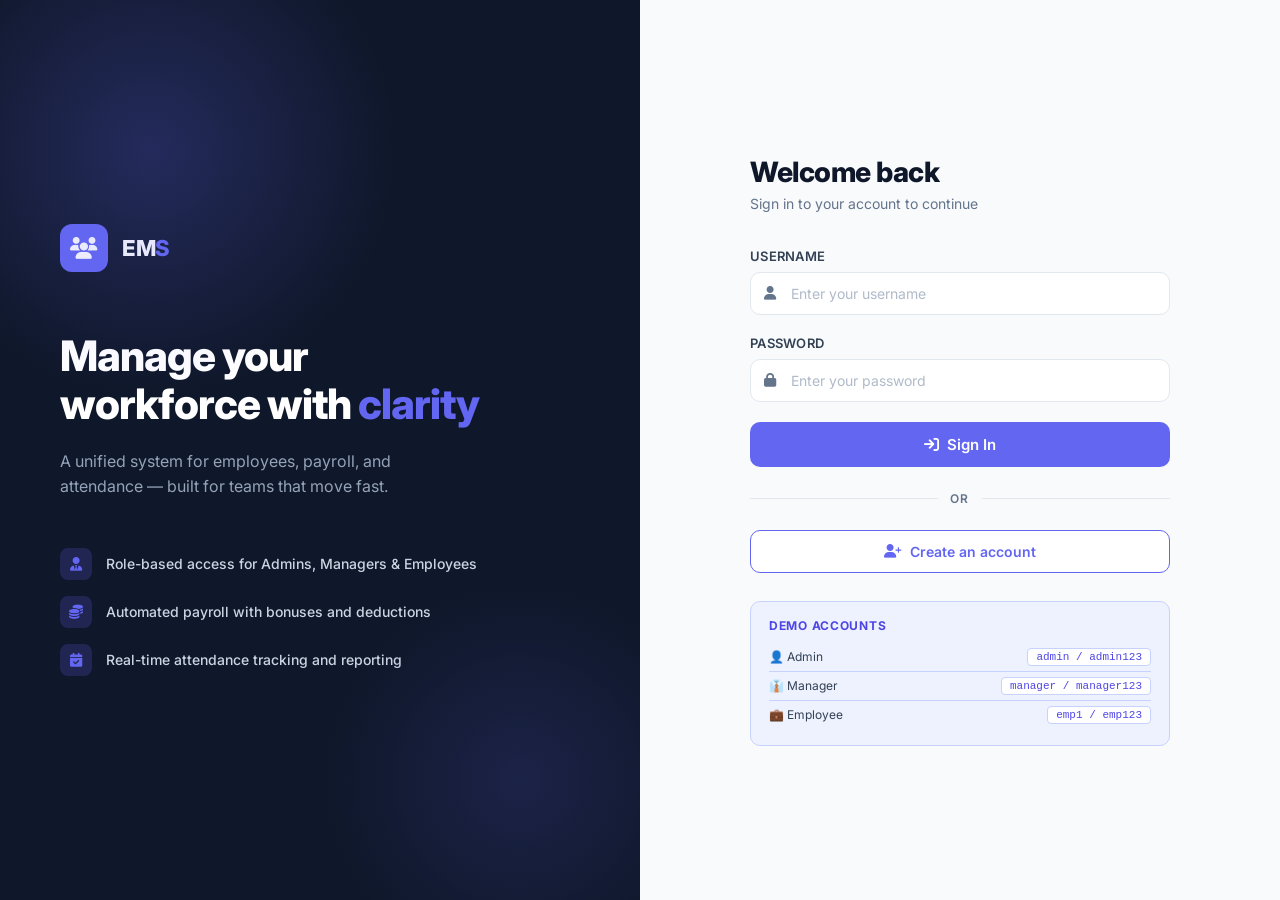
<file: src/main/resources/static/index.html>
<!DOCTYPE html>
<html lang="en">
<head>
    <meta charset="UTF-8">
    <meta name="viewport" content="width=device-width, initial-scale=1.0">
    <title>EMS — Employee Management System</title>
    <link rel="stylesheet" href="auth.css">
    <link rel="stylesheet" href="https://cdnjs.cloudflare.com/ajax/libs/font-awesome/6.4.0/css/all.min.css">
</head>
<body>

    <!-- Left branding panel -->
    <div class="panel-left">
        <div class="brand">
            <div class="brand-icon"><i class="fas fa-users"></i></div>
            <div class="brand-name">EM<span>S</span></div>
        </div>
        <h1 class="panel-headline">Manage your<br>workforce with <em>clarity</em></h1>
        <p class="panel-sub">A unified system for employees, payroll, and attendance — built for teams that move fast.</p>
        <div class="feature-list">
            <div class="feature-item">
                <div class="feature-dot"><i class="fas fa-user-tie"></i></div>
                Role-based access for Admins, Managers &amp; Employees
            </div>
            <div class="feature-item">
                <div class="feature-dot"><i class="fas fa-coins"></i></div>
                Automated payroll with bonuses and deductions
            </div>
            <div class="feature-item">
                <div class="feature-dot"><i class="fas fa-calendar-check"></i></div>
                Real-time attendance tracking and reporting
            </div>
        </div>
    </div>

    <!-- Right auth panel -->
    <div class="panel-right">

        <!-- Login -->
        <div class="auth-box" id="loginContainer">
            <h2 class="auth-title">Welcome back</h2>
            <p class="auth-subtitle">Sign in to your account to continue</p>

            <form id="loginForm" onsubmit="handleLogin(event)">
                <div class="form-group">
                    <label for="username">Username</label>
                    <div class="input-wrap">
                        <i class="fas fa-user"></i>
                        <input type="text" id="username" placeholder="Enter your username" required autocomplete="username">
                    </div>
                </div>
                <div class="form-group">
                    <label for="password">Password</label>
                    <div class="input-wrap">
                        <i class="fas fa-lock"></i>
                        <input type="password" id="password" placeholder="Enter your password" required autocomplete="current-password">
                    </div>
                </div>
                <button type="submit" class="btn-primary">
                    <i class="fas fa-arrow-right-to-bracket"></i> Sign In
                </button>
            </form>

            <div class="divider">OR</div>

            <button class="btn-secondary" onclick="toggleForm()">
                <i class="fas fa-user-plus"></i> Create an account
            </button>

            <div class="demo-box">
                <p>Demo accounts</p>
                <div class="demo-row">
                    <span>👤 Admin</span>
                    <code>admin / admin123</code>
                </div>
                <div class="demo-row">
                    <span>👔 Manager</span>
                    <code>manager / manager123</code>
                </div>
                <div class="demo-row">
                    <span>💼 Employee</span>
                    <code>emp1 / emp123</code>
                </div>
            </div>
        </div>

        <!-- Sign Up -->
        <div class="auth-box hidden" id="signupContainer">
            <h2 class="auth-title">Create account</h2>
            <p class="auth-subtitle">Join your organization's workspace</p>

            <form id="signupForm" onsubmit="handleSignup(event)">
                <div class="form-group">
                    <label for="fullName">Full Name</label>
                    <div class="input-wrap">
                        <i class="fas fa-id-card"></i>
                        <input type="text" id="fullName" placeholder="John Doe" required>
                    </div>
                </div>
                <div class="form-group">
                    <label for="signupUsername">Username</label>
                    <div class="input-wrap">
                        <i class="fas fa-user"></i>
                        <input type="text" id="signupUsername" placeholder="Choose a username" required>
                    </div>
                </div>
                <div class="form-group">
                    <label for="signupEmail">Email</label>
                    <div class="input-wrap">
                        <i class="fas fa-envelope"></i>
                        <input type="email" id="signupEmail" placeholder="you@company.com" required>
                    </div>
                </div>
                <div class="form-group">
                    <label for="signupPassword">Password</label>
                    <div class="input-wrap">
                        <i class="fas fa-lock"></i>
                        <input type="password" id="signupPassword" placeholder="Create a password" required>
                    </div>
                </div>
                <div class="form-group">
                    <label for="role">Role</label>
                    <div class="input-wrap">
                        <i class="fas fa-briefcase"></i>
                        <select id="role" required>
                            <option value="">Select role</option>
                            <option value="EMPLOYEE">Employee</option>
                            <option value="MANAGER">Manager</option>
                            <option value="ADMIN">Admin</option>
                        </select>
                    </div>
                </div>
                <button type="submit" class="btn-primary">
                    <i class="fas fa-user-plus"></i> Create Account
                </button>
            </form>

            <div class="divider">OR</div>
            <button class="btn-secondary" onclick="toggleForm()">
                <i class="fas fa-arrow-left"></i> Back to Sign In
            </button>
        </div>

    </div>

    <div id="toast" class="toast"></div>
    <script src="auth.js"></script>
</body>
</html>
</file>
<file: src/main/resources/static/auth.css>
@import url('https://fonts.googleapis.com/css2?family=Inter:wght@400;500;600;700;800&display=swap');

*, *::before, *::after {
    margin: 0;
    padding: 0;
    box-sizing: border-box;
}

:root {
    --indigo:    #6366F1;
    --indigo-dk: #4F46E5;
    --indigo-lt: #EEF2FF;
    --navy:      #0F172A;
    --slate:     #334155;
    --muted:     #64748B;
    --border:    #E2E8F0;
    --bg:        #F8FAFC;
    --white:     #FFFFFF;
    --green:     #10B981;
    --red:       #EF4444;
    --radius:    12px;
    --shadow:    0 4px 24px rgba(15,23,42,0.10);
    --shadow-lg: 0 20px 60px rgba(15,23,42,0.18);
}

body {
    font-family: 'Inter', system-ui, sans-serif;
    background: var(--bg);
    min-height: 100vh;
    display: grid;
    grid-template-columns: 1fr 1fr;
}

/* ===== LEFT PANEL ===== */
.panel-left {
    background: var(--navy);
    display: flex;
    flex-direction: column;
    justify-content: center;
    padding: 60px;
    position: relative;
    overflow: hidden;
}

.panel-left::before {
    content: '';
    position: absolute;
    width: 500px;
    height: 500px;
    background: radial-gradient(circle, rgba(99,102,241,0.25) 0%, transparent 70%);
    top: -100px;
    left: -100px;
    pointer-events: none;
}

.panel-left::after {
    content: '';
    position: absolute;
    width: 400px;
    height: 400px;
    background: radial-gradient(circle, rgba(99,102,241,0.15) 0%, transparent 70%);
    bottom: -80px;
    right: -80px;
    pointer-events: none;
}

.brand {
    display: flex;
    align-items: center;
    gap: 14px;
    margin-bottom: 60px;
}

.brand-icon {
    width: 48px;
    height: 48px;
    background: var(--indigo);
    border-radius: 12px;
    display: flex;
    align-items: center;
    justify-content: center;
    font-size: 22px;
    color: white;
    flex-shrink: 0;
}

.brand-name {
    font-size: 22px;
    font-weight: 800;
    color: white;
    letter-spacing: -0.5px;
}

.brand-name span {
    color: var(--indigo);
}

.panel-headline {
    font-size: 42px;
    font-weight: 800;
    color: white;
    line-height: 1.15;
    letter-spacing: -1px;
    margin-bottom: 20px;
}

.panel-headline em {
    font-style: normal;
    color: var(--indigo);
}

.panel-sub {
    font-size: 16px;
    color: #94A3B8;
    line-height: 1.6;
    max-width: 380px;
    margin-bottom: 48px;
}

.feature-list {
    display: flex;
    flex-direction: column;
    gap: 16px;
}

.feature-item {
    display: flex;
    align-items: center;
    gap: 14px;
    color: #CBD5E1;
    font-size: 14px;
    font-weight: 500;
}

.feature-dot {
    width: 32px;
    height: 32px;
    background: rgba(99,102,241,0.2);
    border-radius: 8px;
    display: flex;
    align-items: center;
    justify-content: center;
    color: var(--indigo);
    font-size: 14px;
    flex-shrink: 0;
}

/* ===== RIGHT PANEL ===== */
.panel-right {
    display: flex;
    align-items: center;
    justify-content: center;
    padding: 40px;
    background: var(--bg);
}

.auth-box {
    width: 100%;
    max-width: 420px;
}

.auth-box.hidden { display: none; }

.auth-title {
    font-size: 28px;
    font-weight: 800;
    color: var(--navy);
    letter-spacing: -0.5px;
    margin-bottom: 6px;
}

.auth-subtitle {
    font-size: 14px;
    color: var(--muted);
    margin-bottom: 36px;
}

.form-group {
    margin-bottom: 20px;
}

.form-group label {
    display: block;
    font-size: 13px;
    font-weight: 600;
    color: var(--slate);
    margin-bottom: 8px;
    letter-spacing: 0.02em;
    text-transform: uppercase;
}

.input-wrap {
    position: relative;
}

.input-wrap i {
    position: absolute;
    left: 14px;
    top: 50%;
    transform: translateY(-50%);
    color: var(--muted);
    font-size: 14px;
    pointer-events: none;
}

.input-wrap input,
.input-wrap select {
    width: 100%;
    padding: 12px 14px 12px 40px;
    border: 1.5px solid var(--border);
    border-radius: 10px;
    font-size: 14px;
    font-family: inherit;
    color: var(--navy);
    background: var(--white);
    transition: border-color 0.2s, box-shadow 0.2s;
    outline: none;
    appearance: none;
}

.input-wrap input::placeholder { color: #B0BAC9; }

.input-wrap input:focus,
.input-wrap select:focus {
    border-color: var(--indigo);
    box-shadow: 0 0 0 3px rgba(99,102,241,0.12);
}

.btn-primary {
    width: 100%;
    padding: 13px;
    background: var(--indigo);
    color: white;
    border: none;
    border-radius: 10px;
    font-size: 15px;
    font-weight: 600;
    font-family: inherit;
    cursor: pointer;
    transition: background 0.2s, transform 0.1s, box-shadow 0.2s;
    display: flex;
    align-items: center;
    justify-content: center;
    gap: 8px;
    margin-top: 8px;
}

.btn-primary:hover {
    background: var(--indigo-dk);
    box-shadow: 0 6px 20px rgba(99,102,241,0.35);
    transform: translateY(-1px);
}

.btn-primary:active { transform: translateY(0); }

.divider {
    display: flex;
    align-items: center;
    gap: 12px;
    margin: 24px 0;
    color: var(--border);
    font-size: 12px;
    font-weight: 600;
    letter-spacing: 0.1em;
    color: var(--muted);
}

.divider::before, .divider::after {
    content: '';
    flex: 1;
    height: 1px;
    background: var(--border);
}

.btn-secondary {
    width: 100%;
    padding: 12px;
    background: var(--white);
    color: var(--indigo);
    border: 1.5px solid var(--indigo);
    border-radius: 10px;
    font-size: 14px;
    font-weight: 600;
    font-family: inherit;
    cursor: pointer;
    transition: all 0.2s;
    display: flex;
    align-items: center;
    justify-content: center;
    gap: 8px;
}

.btn-secondary:hover {
    background: var(--indigo-lt);
}

.demo-box {
    margin-top: 28px;
    background: var(--indigo-lt);
    border: 1px solid #C7D2FE;
    border-radius: 10px;
    padding: 16px 18px;
}

.demo-box p {
    font-size: 12px;
    font-weight: 700;
    color: var(--indigo-dk);
    text-transform: uppercase;
    letter-spacing: 0.06em;
    margin-bottom: 10px;
}

.demo-row {
    display: flex;
    justify-content: space-between;
    align-items: center;
    padding: 5px 0;
    border-bottom: 1px solid #C7D2FE;
}

.demo-row:last-child { border-bottom: none; }

.demo-row span {
    font-size: 12px;
    color: var(--slate);
    display: flex;
    align-items: center;
    gap: 6px;
}

.demo-row code {
    font-family: 'Courier New', monospace;
    background: white;
    padding: 2px 8px;
    border-radius: 4px;
    font-size: 11px;
    color: var(--indigo-dk);
    border: 1px solid #C7D2FE;
}

/* ===== TOAST ===== */
.toast {
    position: fixed;
    bottom: 24px;
    right: 24px;
    padding: 14px 20px;
    background: var(--navy);
    color: white;
    border-radius: 10px;
    box-shadow: var(--shadow-lg);
    font-size: 14px;
    font-weight: 500;
    display: none;
    max-width: 360px;
    z-index: 9999;
    border-left: 4px solid var(--green);
}

.toast.show { display: flex; align-items: center; gap: 10px; animation: slideUp 0.3s ease; }
.toast.error { border-left-color: var(--red); }

@keyframes slideUp {
    from { transform: translateY(20px); opacity: 0; }
    to   { transform: translateY(0);    opacity: 1; }
}

/* ===== RESPONSIVE ===== */
@media (max-width: 900px) {
    body { grid-template-columns: 1fr; }
    .panel-left { display: none; }
    .panel-right { padding: 30px 24px; min-height: 100vh; }
}
</file>
